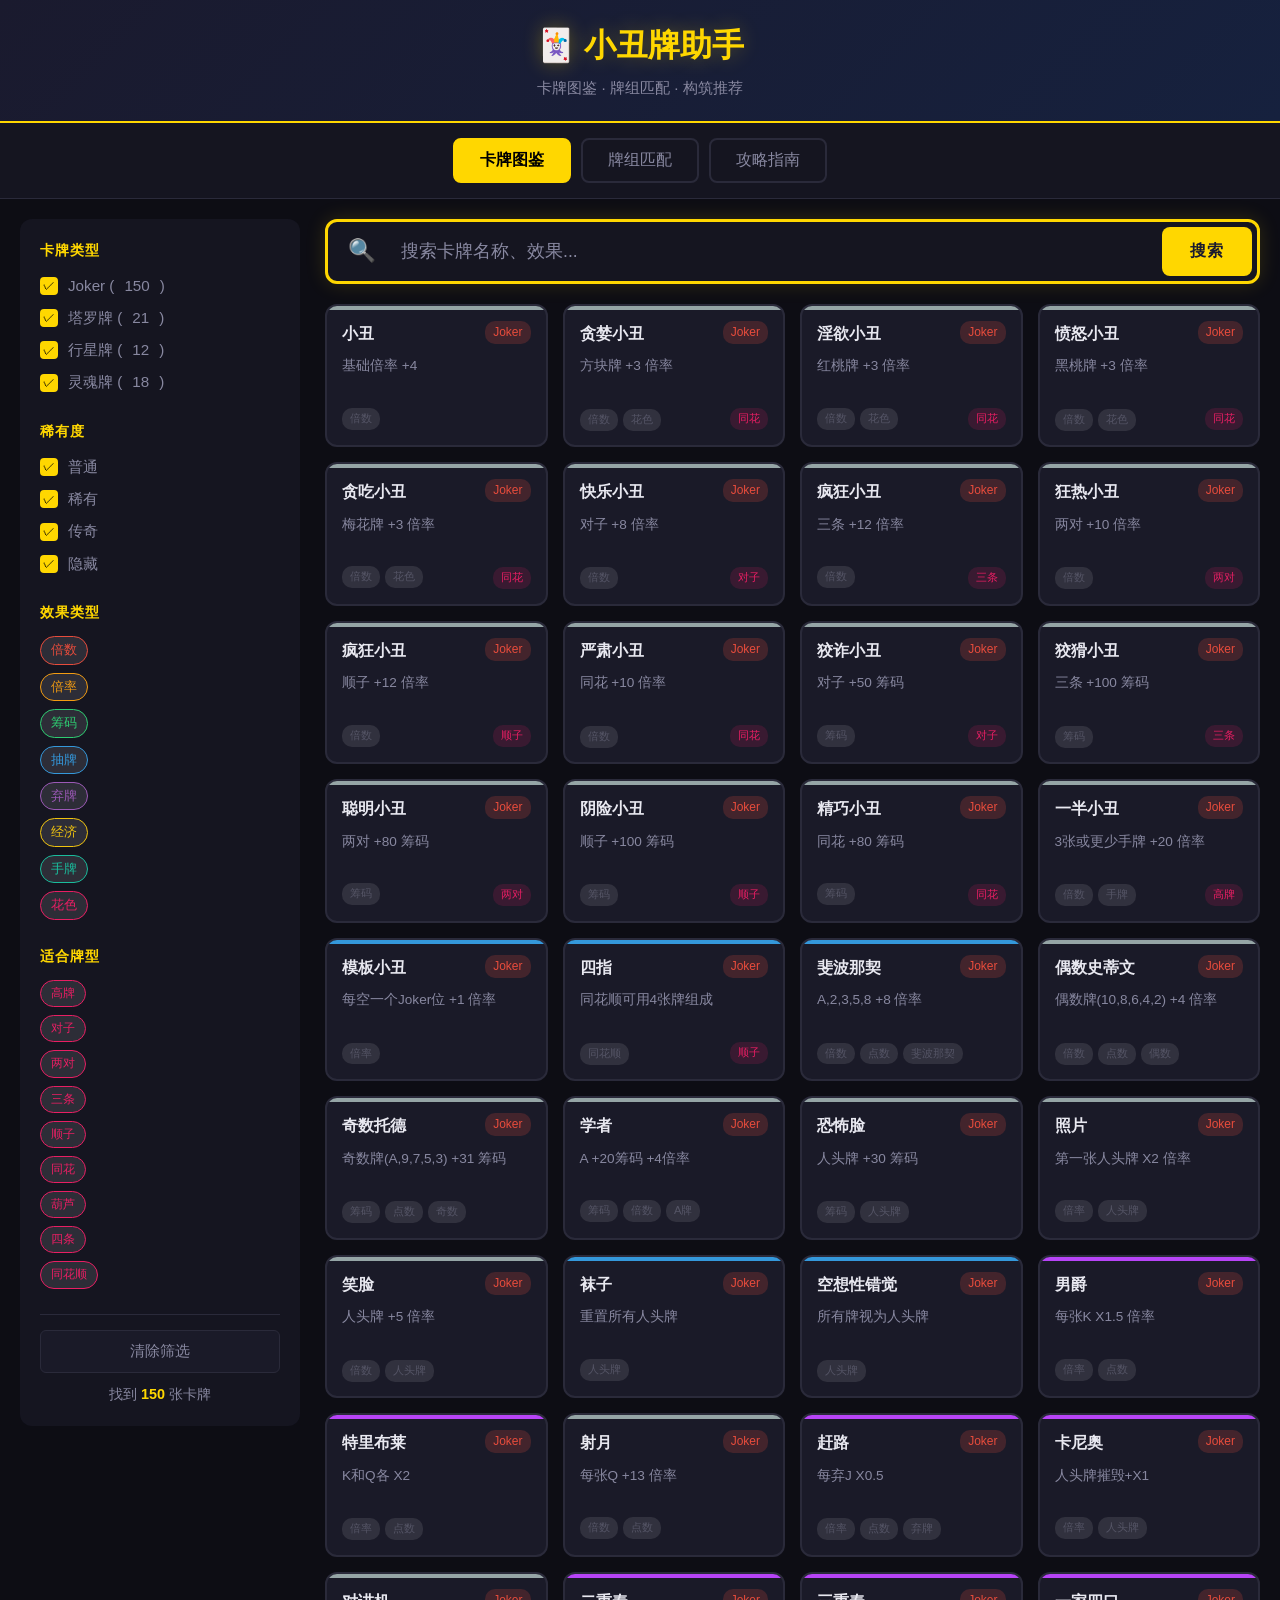
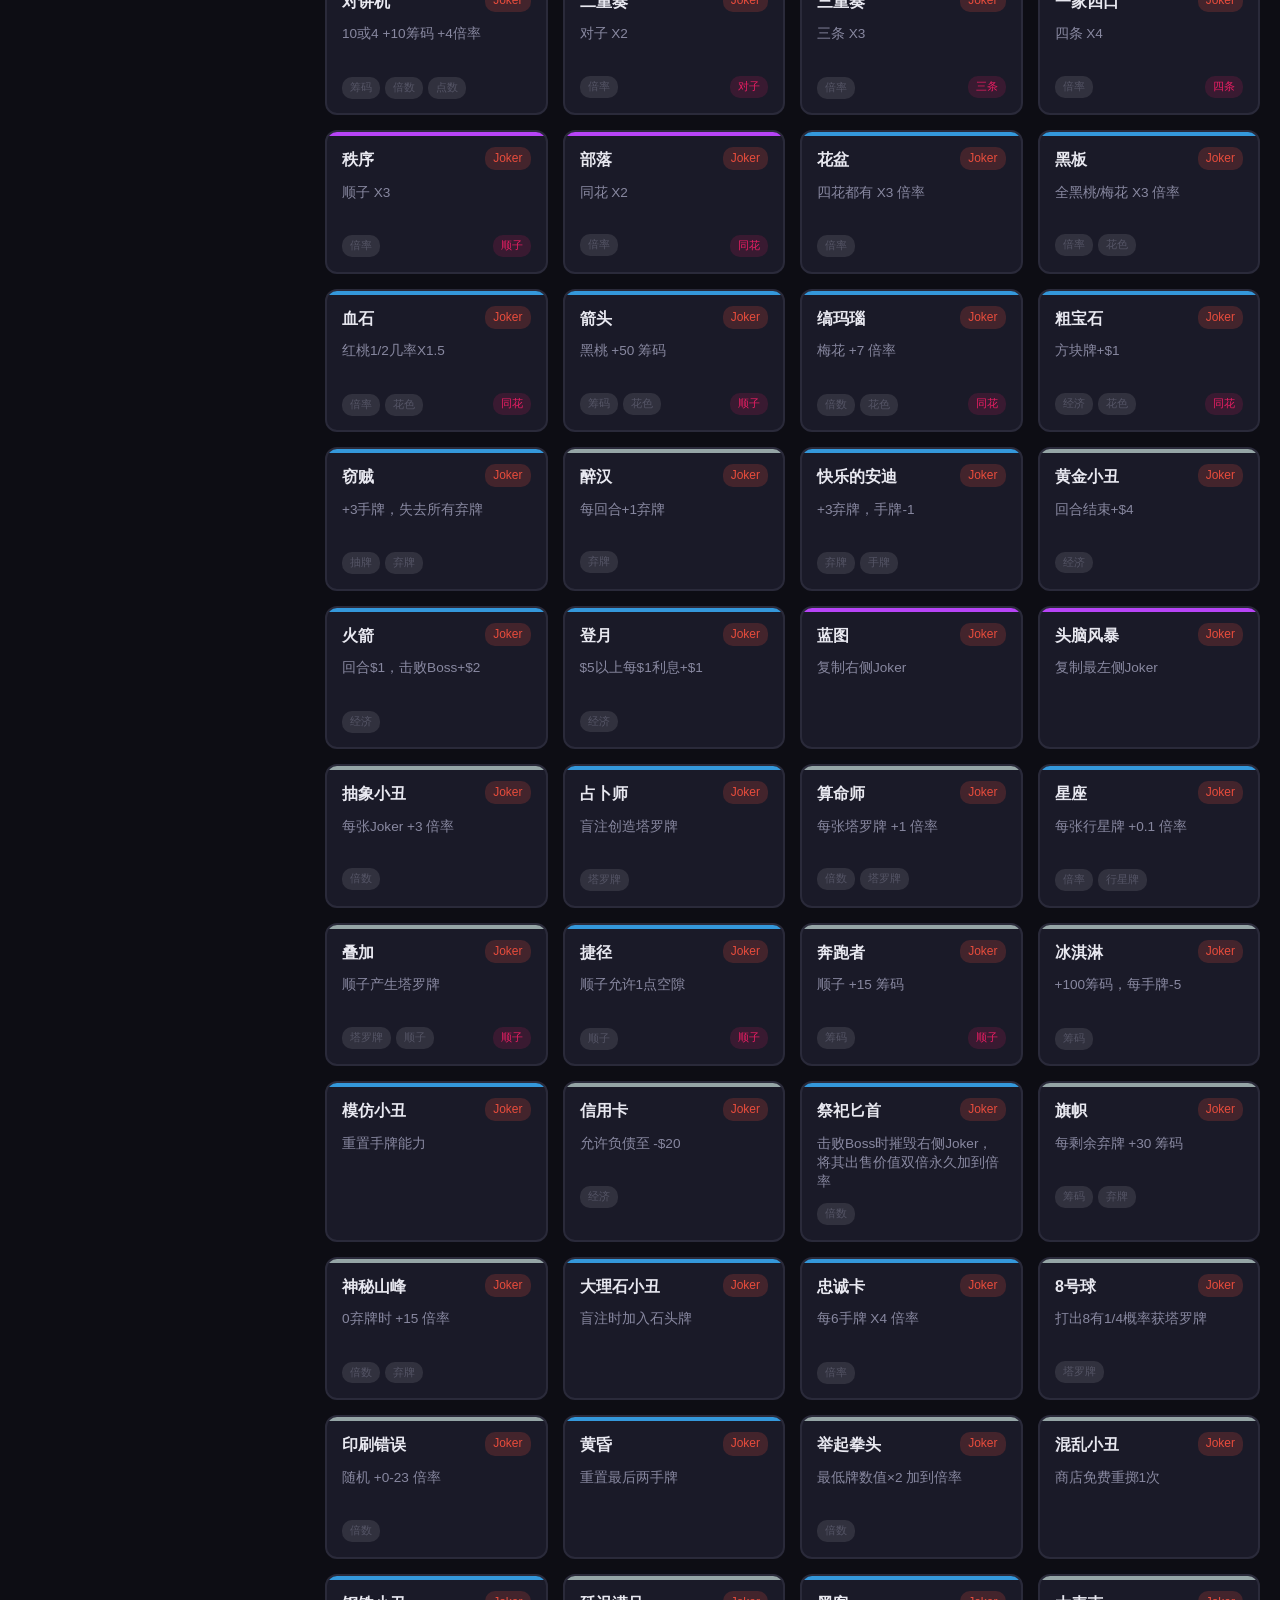
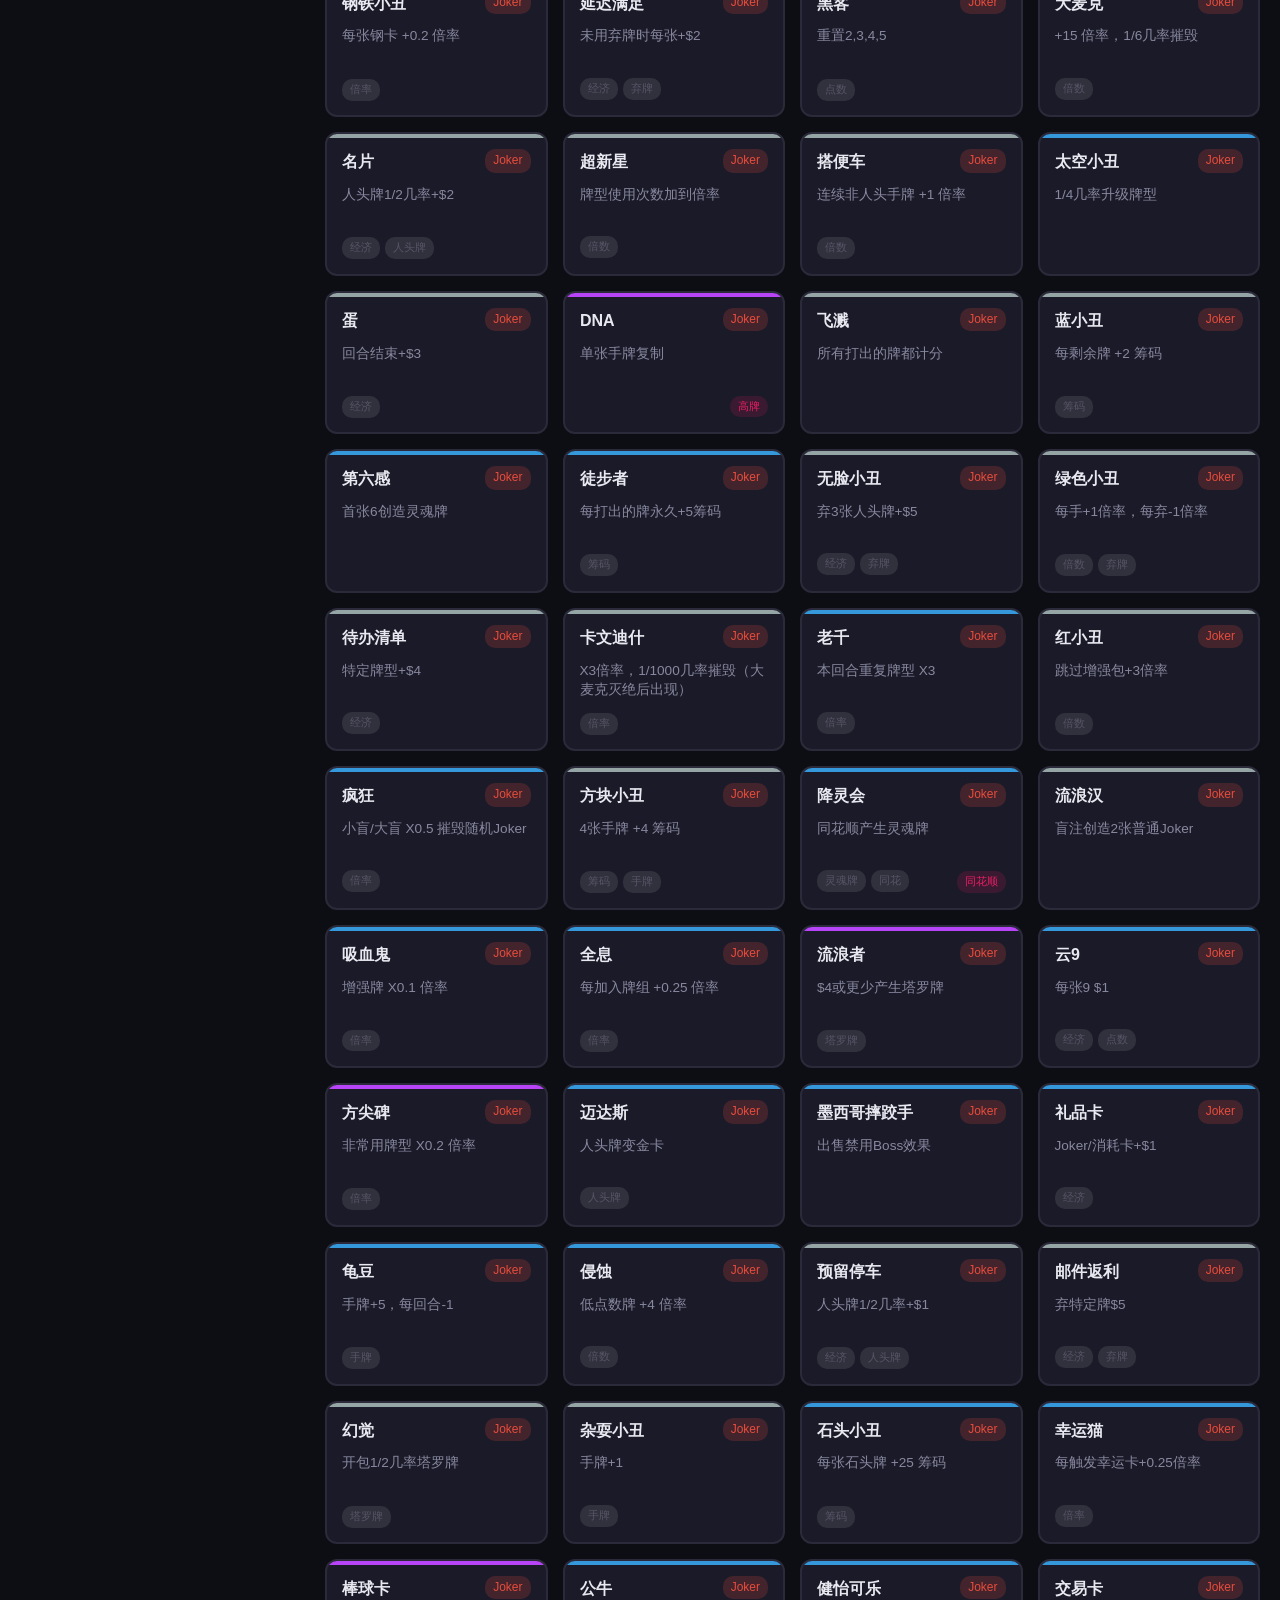
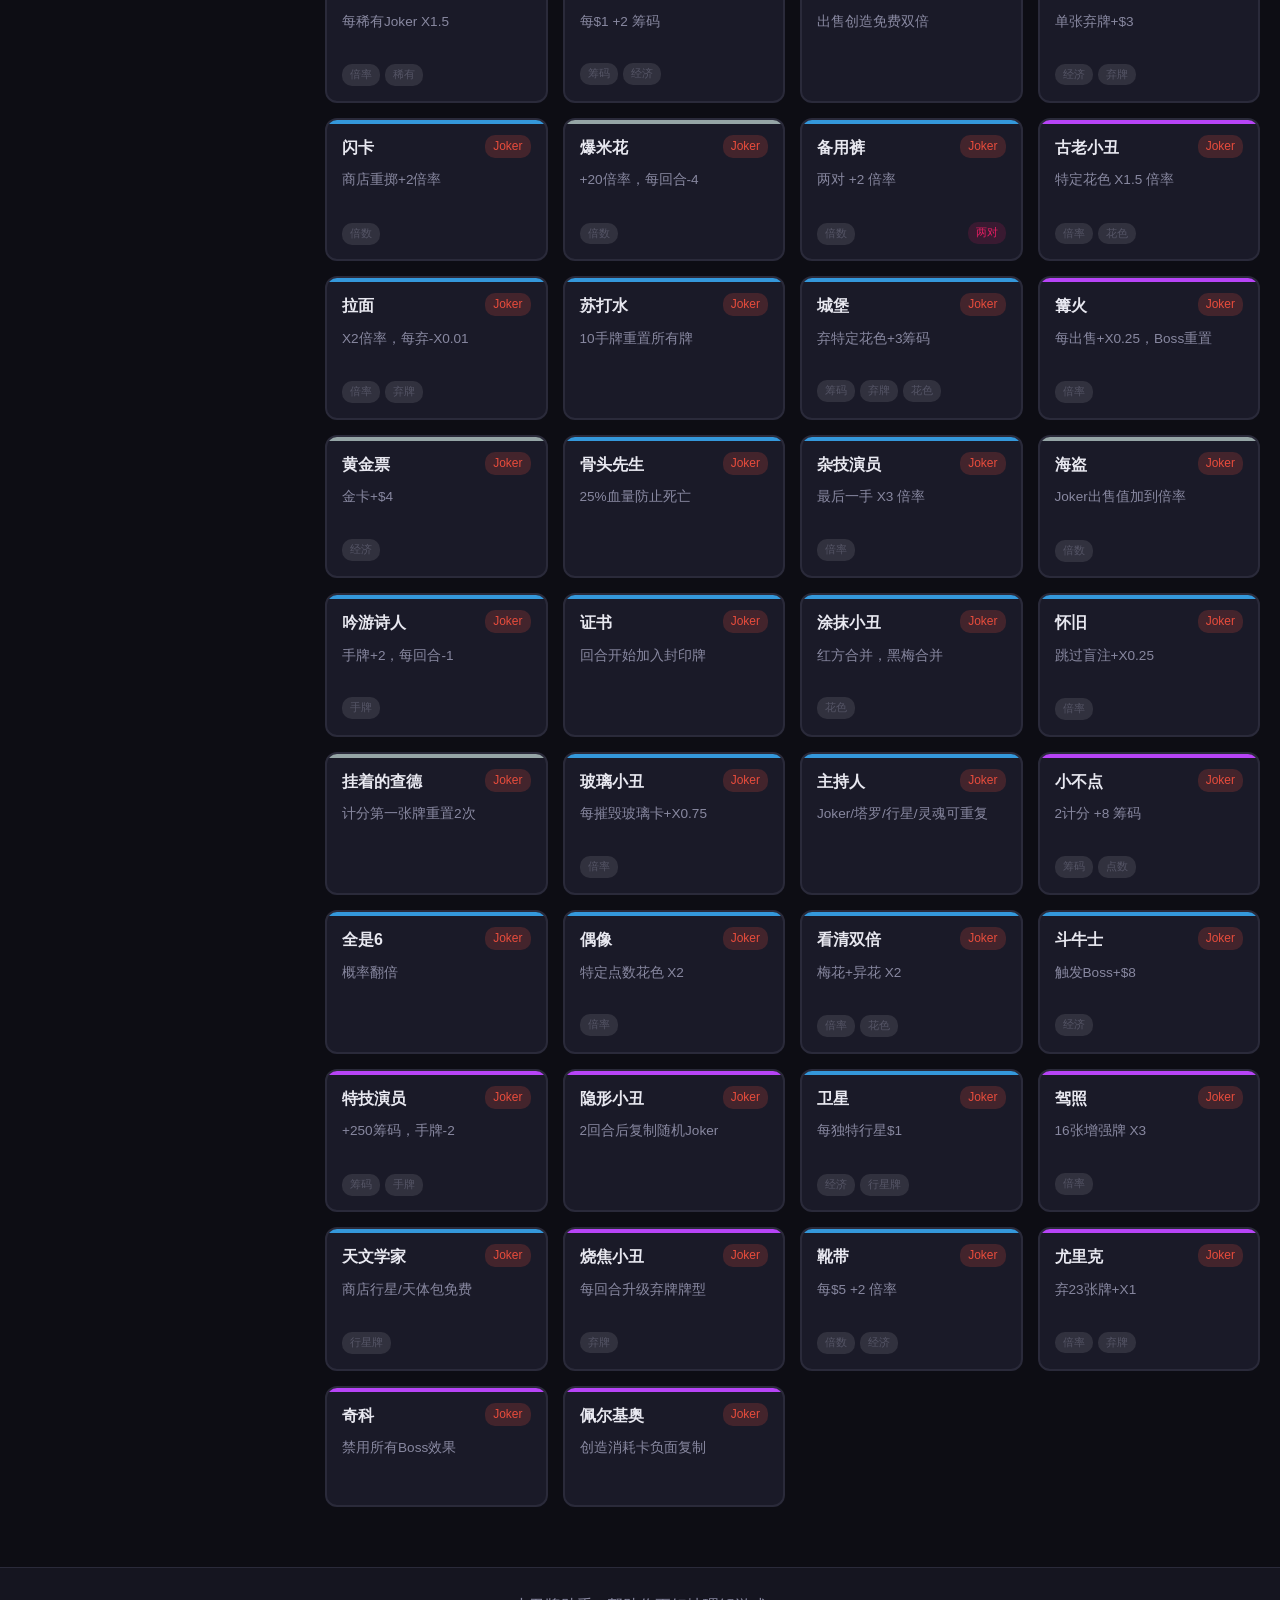
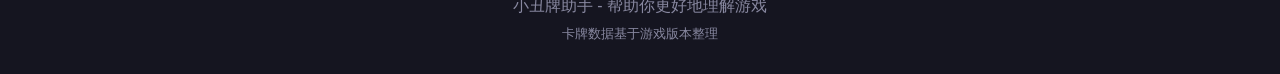
<file: Balatro-Guide/index.html>
<!DOCTYPE html>
<html lang="zh-CN">
<head>
    <meta charset="UTF-8">
    <meta name="viewport" content="width=device-width, initial-scale=1.0">
    <title>小丑牌助手 - 卡牌图鉴与构筑推荐</title>
    <link rel="stylesheet" href="styles.css">
</head>
<body>
    <!-- Header -->
    <header class="header">
        <div class="header-content">
            <h1 class="logo">🃏 小丑牌助手</h1>
            <p class="subtitle">卡牌图鉴 · 牌组匹配 · 构筑推荐</p>
        </div>
    </header>

    <!-- Tab 导航 -->
    <nav class="tabs">
        <button class="tab active" data-tab="gallery">卡牌图鉴</button>
        <button class="tab" data-tab="matcher">牌组匹配</button>
        <button class="tab" data-tab="guide">攻略指南</button>
    </nav>

    <!-- 主内容区 -->
    <main class="main">
        <!-- 卡牌图鉴页面 -->
        <section class="tab-content active" id="gallery">
            <div class="layout">
                <!-- 左侧筛选面板 -->
                <aside class="sidebar">
                    <div class="filter-section">
                        <h3>卡牌类型</h3>
                        <div class="filter-group">
                            <label class="checkbox-label">
                                <input type="checkbox" value="joker" checked>
                                <span class="checkmark"></span>
                                Joker (<span id="count-joker">0</span>)
                            </label>
                            <label class="checkbox-label">
                                <input type="checkbox" value="tarot" checked>
                                <span class="checkmark"></span>
                                塔罗牌 (<span id="count-tarot">0</span>)
                            </label>
                            <label class="checkbox-label">
                                <input type="checkbox" value="planet" checked>
                                <span class="checkmark"></span>
                                行星牌 (<span id="count-planet">0</span>)
                            </label>
                            <label class="checkbox-label">
                                <input type="checkbox" value="spectral" checked>
                                <span class="checkmark"></span>
                                灵魂牌 (<span id="count-spectral">0</span>)
                            </label>
                        </div>
                    </div>

                    <div class="filter-section">
                        <h3>稀有度</h3>
                        <div class="filter-group">
                            <label class="checkbox-label">
                                <input type="checkbox" value="common" checked>
                                <span class="checkmark rarity-common"></span>
                                普通
                            </label>
                            <label class="checkbox-label">
                                <input type="checkbox" value="rare" checked>
                                <span class="checkmark rarity-rare"></span>
                                稀有
                            </label>
                            <label class="checkbox-label">
                                <input type="checkbox" value="legendary" checked>
                                <span class="checkmark rarity-legendary"></span>
                                传奇
                            </label>
                            <label class="checkbox-label">
                                <input type="checkbox" value="secret" checked>
                                <span class="checkmark rarity-secret"></span>
                                隐藏
                            </label>
                        </div>
                    </div>

                    <div class="filter-section">
                        <h3>效果类型</h3>
                        <div class="filter-group tags-filter">
                            <label class="checkbox-label">
                                <input type="checkbox" value="mult">
                                <span class="tag-chip" style="--tag-color: #e74c3c">倍数</span>
                            </label>
                            <label class="checkbox-label">
                                <input type="checkbox" value="xmult">
                                <span class="tag-chip" style="--tag-color: #f39c12">倍率</span>
                            </label>
                            <label class="checkbox-label">
                                <input type="checkbox" value="chips">
                                <span class="tag-chip" style="--tag-color: #2ecc71">筹码</span>
                            </label>
                            <label class="checkbox-label">
                                <input type="checkbox" value="draw">
                                <span class="tag-chip" style="--tag-color: #3498db">抽牌</span>
                            </label>
                            <label class="checkbox-label">
                                <input type="checkbox" value="discard">
                                <span class="tag-chip" style="--tag-color: #9b59b6">弃牌</span>
                            </label>
                            <label class="checkbox-label">
                                <input type="checkbox" value="economy">
                                <span class="tag-chip" style="--tag-color: #f1c40f">经济</span>
                            </label>
                            <label class="checkbox-label">
                                <input type="checkbox" value="hand_size">
                                <span class="tag-chip" style="--tag-color: #1abc9c">手牌</span>
                            </label>
                            <label class="checkbox-label">
                                <input type="checkbox" value="suit">
                                <span class="tag-chip" style="--tag-color: #e91e63">花色</span>
                            </label>
                        </div>
                    </div>

                    <div class="filter-section">
                        <h3>适合牌型</h3>
                        <div class="filter-group tags-filter">
                            <label class="checkbox-label">
                                <input type="checkbox" value="high_card">
                                <span class="tag-chip hand-tag">高牌</span>
                            </label>
                            <label class="checkbox-label">
                                <input type="checkbox" value="one_pair">
                                <span class="tag-chip hand-tag">对子</span>
                            </label>
                            <label class="checkbox-label">
                                <input type="checkbox" value="two_pair">
                                <span class="tag-chip hand-tag">两对</span>
                            </label>
                            <label class="checkbox-label">
                                <input type="checkbox" value="three_of_a_kind">
                                <span class="tag-chip hand-tag">三条</span>
                            </label>
                            <label class="checkbox-label">
                                <input type="checkbox" value="straight">
                                <span class="tag-chip hand-tag">顺子</span>
                            </label>
                            <label class="checkbox-label">
                                <input type="checkbox" value="flush">
                                <span class="tag-chip hand-tag">同花</span>
                            </label>
                            <label class="checkbox-label">
                                <input type="checkbox" value="full_house">
                                <span class="tag-chip hand-tag">葫芦</span>
                            </label>
                            <label class="checkbox-label">
                                <input type="checkbox" value="four_of_a_kind">
                                <span class="tag-chip hand-tag">四条</span>
                            </label>
                            <label class="checkbox-label">
                                <input type="checkbox" value="straight_flush">
                                <span class="tag-chip hand-tag">同花顺</span>
                            </label>
                        </div>
                    </div>

                    <div class="filter-actions">
                        <button class="btn btn-secondary" id="clear-filters">清除筛选</button>
                        <span class="result-count">找到 <strong id="total-count">0</strong> 张卡牌</span>
                    </div>
                </aside>

                <!-- 右侧卡牌展示区 -->
                <div class="content">
                    <div class="search-container">
                        <span class="search-icon">🔍</span>
                        <input type="text" id="search-input" placeholder="搜索卡牌名称、效果..." class="search-input">
                        <button class="search-btn" id="search-btn">搜索</button>
                    </div>
                    <div class="cards-grid" id="cards-grid">
                        <!-- 卡牌将通过 JS 渲染 -->
                    </div>
                </div>
            </div>
        </section>

        <!-- 牌组匹配页面 -->
        <section class="tab-content" id="matcher">
            <div class="matcher-layout">
                <div class="matcher-panel">
                    <h2>🎯 牌组匹配</h2>
                    <p class="description">选择你已有的卡牌，获取推荐搭配</p>
                    
                    <div class="deck-selector">
                        <h3>我的卡组 (已选 <span id="selected-count">0</span> 张)</h3>
                        <div class="deck-cards" id="selected-cards">
                            <!-- 已选卡牌 -->
                        </div>
                        <button class="btn btn-secondary" id="clear-deck">清空卡组</button>
                    </div>

                    <div class="card-picker">
                        <h3>选择要添加的卡牌</h3>
                        <input type="text" id="picker-search" placeholder="搜索卡牌...">
                        <div class="picker-list" id="picker-list">
                            <!-- 可选卡牌列表 -->
                        </div>
                    </div>
                </div>

                <div class="recommendations-panel">
                    <h2>✨ 推荐搭配</h2>
                    <div class="match-controls">
                        <label>
                            <input type="checkbox" id="prefer-chips" checked>
                            偏好筹码加成
                        </label>
                        <label>
                            <input type="checkbox" id="prefer-mult" checked>
                            偏好倍数加成
                        </label>
                    </div>
                    <div class="recommendations" id="recommendations">
                        <p class="empty-state">选择卡牌后，系统将为你推荐最佳搭配</p>
                    </div>
                </div>
            </div>
        </section>

        <!-- 攻略指南页面 -->
        <section class="tab-content" id="guide">
            <div class="guide-content">
                <h2>📖 新手攻略</h2>
                
                <div class="guide-section">
                    <h3>🎯 基础概念</h3>
                    <div class="guide-card">
                        <h4>筹码 × 倍率 = 得分</h4>
                        <p>Balatro 的核心公式：基础筹码 × 倍率 = 最终得分</p>
                        <ul>
                            <li><strong>筹码(Chips)</strong>: 基础分数来源</li>
                            <li><strong>倍数(Mult)</strong>: 基础乘数</li>
                            <li><strong>倍率(XMult)</strong>: 更强力的乘数</li>
                        </ul>
                    </div>
                </div>

                <div class="guide-section">
                    <h3>💡 构筑思路</h3>
                    <div class="guide-grid" id="build-strategies">
                        <!-- 构筑思路通过 JS 渲染 -->
                    </div>
                </div>

                <div class="guide-section">
                    <h3>⭐ 推荐卡牌</h3>
                    <p class="guide-subtitle">按构筑流派分类，点击卡牌可添加到牌组匹配</p>
                    <div class="recommended-tabs" id="recommended-tabs">
                        <!-- 推荐卡牌分类 Tab 通过 JS 渲染 -->
                    </div>
                    <div class="recommended-cards" id="recommended-cards">
                        <!-- 推荐卡牌 -->
                    </div>
                </div>
            </div>
        </section>
    </main>

    <!-- Footer -->
    <footer class="footer">
        <p>小丑牌助手 - 帮助你更好地理解游戏</p>
        <p class="data-source">卡牌数据基于游戏版本整理</p>
    </footer>

    <script src="data.js"></script>
    <script src="app.js"></script>
</body>
</html>
</file>
<file: Balatro-Guide/styles.css>
/* -*- coding: utf-8 -*- */
/**
 * 小丑牌助手 - 样式文件
 * 深色像素风格主题
 */

:root {
    --bg-primary: #0d0d14;
    --bg-secondary: #151520;
    --bg-card: #1a1a28;
    --bg-card-hover: #222233;
    
    --text-primary: #e8e8f0;
    --text-secondary: #8888a0;
    --text-muted: #555566;
    
    --accent-gold: #ffd700;
    --accent-purple: #9b59b6;
    --accent-red: #e74c3c;
    --accent-blue: #3498db;
    --accent-green: #2ecc71;
    --accent-orange: #f39c12;
    
    --rarity-common: #95a5a6;
    --rarity-rare: #3498db;
    --rarity-legendary: #b744f7;
    --rarity-secret: #9b59b6;
    
    --border-color: #2a2a3a;
    --shadow: 0 4px 20px rgba(0, 0, 0, 0.4);
    
    --font-main: 'Segoe UI', 'PingFang SC', 'Microsoft YaHei', sans-serif;
    --font-mono: 'Consolas', 'Monaco', monospace;
}

* {
    margin: 0;
    padding: 0;
    box-sizing: border-box;
}

body {
    font-family: var(--font-main);
    background: var(--bg-primary);
    color: var(--text-primary);
    line-height: 1.6;
    min-height: 100vh;
}

/* Header */
.header {
    background: linear-gradient(135deg, #1a1a2e 0%, #16213e 100%);
    padding: 20px 0;
    border-bottom: 2px solid var(--accent-gold);
}

.header-content {
    max-width: 1200px;
    margin: 0 auto;
    padding: 0 20px;
    text-align: center;
}

.logo {
    font-size: 2rem;
    color: var(--accent-gold);
    text-shadow: 0 0 20px rgba(255, 215, 0, 0.3);
    margin-bottom: 5px;
}

.subtitle {
    color: var(--text-secondary);
    font-size: 0.95rem;
}

/* Tabs */
.tabs {
    background: var(--bg-secondary);
    display: flex;
    justify-content: center;
    gap: 10px;
    padding: 15px 20px;
    position: sticky;
    top: 0;
    z-index: 100;
    border-bottom: 1px solid var(--border-color);
}

.tab {
    background: transparent;
    border: 2px solid var(--border-color);
    color: var(--text-secondary);
    padding: 10px 25px;
    font-size: 1rem;
    cursor: pointer;
    border-radius: 8px;
    transition: all 0.3s ease;
}

.tab:hover {
    border-color: var(--accent-gold);
    color: var(--accent-gold);
}

.tab.active {
    background: var(--accent-gold);
    border-color: var(--accent-gold);
    color: #000;
    font-weight: bold;
}

/* Main Layout */
.main {
    max-width: 1400px;
    margin: 0 auto;
    padding: 20px;
    min-height: calc(100vh - 200px);
}

.tab-content {
    display: none;
}

.tab-content.active {
    display: block;
}

/* Gallery Layout */
.layout {
    display: grid;
    grid-template-columns: 280px 1fr;
    gap: 25px;
}

@media (max-width: 900px) {
    .layout {
        grid-template-columns: 1fr;
    }
}

/* Sidebar */
.sidebar {
    background: var(--bg-secondary);
    border-radius: 12px;
    padding: 20px;
    height: fit-content;
    position: sticky;
    top: 80px;
}

.filter-section {
    margin-bottom: 25px;
}

.filter-section h3 {
    font-size: 0.9rem;
    color: var(--accent-gold);
    margin-bottom: 12px;
    text-transform: uppercase;
    letter-spacing: 1px;
}

.filter-group {
    display: flex;
    flex-direction: column;
    gap: 8px;
}

.checkbox-label {
    display: flex;
    align-items: center;
    gap: 10px;
    cursor: pointer;
    color: var(--text-secondary);
    font-size: 0.95rem;
    transition: color 0.2s;
}

.checkbox-label:hover {
    color: var(--text-primary);
}

.checkbox-label input {
    display: none;
}

.checkmark {
    width: 18px;
    height: 18px;
    border: 2px solid var(--border-color);
    border-radius: 4px;
    display: flex;
    align-items: center;
    justify-content: center;
    transition: all 0.2s;
    position: relative;
}

.checkmark::after {
    content: '✓';
    color: #000;
    font-size: 12px;
    opacity: 0;
    transform: scale(0);
    transition: all 0.2s;
}

.checkbox-label input:checked + .checkmark {
    background: var(--accent-gold);
    border-color: var(--accent-gold);
}

.checkbox-label input:checked + .checkmark::after {
    opacity: 1;
    transform: scale(1);
}

.rarity-common { background: var(--rarity-common); }
.rarity-rare { background: var(--rarity-rare); }
.rarity-legendary { background: var(--rarity-legendary); }
.rarity-secret { background: var(--rarity-secret); }

/* Tag Chips */
.tag-chip {
    padding: 3px 10px;
    border-radius: 15px;
    font-size: 0.8rem;
    background: rgba(255, 255, 255, 0.1);
    border: 1px solid var(--tag-color, #666);
    color: var(--tag-color);
}

.hand-tag {
    --tag-color: #e91e63;
    font-size: 0.75rem;
}

.tags-filter .checkbox-label input:checked + .tag-chip {
    background: var(--tag-color);
    color: #fff;
}

/* Filter Actions */
.filter-actions {
    display: flex;
    flex-direction: column;
    gap: 10px;
    padding-top: 15px;
    border-top: 1px solid var(--border-color);
}

.result-count {
    text-align: center;
    color: var(--text-secondary);
    font-size: 0.9rem;
}

.result-count strong {
    color: var(--accent-gold);
}

/* Buttons */
.btn {
    padding: 10px 20px;
    border: none;
    border-radius: 6px;
    cursor: pointer;
    font-size: 0.95rem;
    transition: all 0.3s ease;
}

.btn-primary {
    background: var(--accent-gold);
    color: #000;
    font-weight: bold;
}

.btn-primary:hover {
    background: #ffed4a;
    transform: translateY(-2px);
}

.btn-secondary {
    background: var(--bg-card);
    color: var(--text-secondary);
    border: 1px solid var(--border-color);
}

.btn-secondary:hover {
    background: var(--bg-card-hover);
    color: var(--text-primary);
}

/* Search Bar - 增强版 */
.search-container {
    display: flex;
    align-items: center;
    margin-bottom: 20px;
    background: var(--bg-secondary);
    border: 3px solid var(--accent-gold);
    border-radius: 12px;
    padding: 5px;
    box-shadow: 0 0 20px rgba(255, 215, 0, 0.15);
}

.search-icon {
    font-size: 1.4rem;
    padding-left: 15px;
    padding-right: 10px;
}

.search-input {
    flex: 1;
    padding: 14px 15px;
    background: transparent;
    border: none;
    color: var(--text-primary);
    font-size: 1.1rem;
}

.search-input:focus {
    outline: none;
}

.search-input::placeholder {
    color: var(--text-secondary);
}

.search-btn {
    padding: 14px 28px;
    background: var(--accent-gold);
    color: #1a1a2e;
    border: none;
    border-radius: 8px;
    font-size: 1rem;
    font-weight: bold;
    cursor: pointer;
    transition: all 0.2s;
    text-transform: uppercase;
    letter-spacing: 1px;
}

.search-btn:hover {
    background: #ffed4a;
    transform: scale(1.02);
    box-shadow: 0 4px 15px rgba(255, 215, 0, 0.4);
}

/* Cards Grid */
.cards-grid {
    display: grid;
    grid-template-columns: repeat(auto-fill, minmax(220px, 1fr));
    gap: 15px;
}

/* Card Component */
.card {
    background: var(--bg-card);
    border-radius: 12px;
    padding: 15px;
    border: 2px solid var(--border-color);
    transition: all 0.3s ease;
    cursor: pointer;
    position: relative;
    overflow: hidden;
}

.card:hover {
    transform: translateY(-5px);
    box-shadow: var(--shadow);
    border-color: var(--accent-gold);
}

.card::before {
    content: '';
    position: absolute;
    top: 0;
    left: 0;
    right: 0;
    height: 4px;
}

.card.rarity-common::before { background: var(--rarity-common); }
.card.rarity-rare::before { background: var(--rarity-rare); }
.card.rarity-legendary::before { background: var(--rarity-legendary); }
.card.rarity-secret::before { background: var(--rarity-secret); }

.card-header {
    display: flex;
    justify-content: space-between;
    align-items: flex-start;
    margin-bottom: 10px;
}

.card-name {
    font-size: 1rem;
    font-weight: bold;
    color: var(--text-primary);
}

.card-type {
    font-size: 0.75rem;
    padding: 2px 8px;
    border-radius: 10px;
    background: var(--bg-secondary);
    color: var(--text-secondary);
}

.card-type.joker { background: rgba(231, 76, 60, 0.2); color: var(--accent-red); }
.card-type.tarot { background: rgba(155, 89, 182, 0.2); color: var(--accent-purple); }
.card-type.planet { background: rgba(52, 152, 219, 0.2); color: var(--accent-blue); }
.card-type.spectral { background: rgba(44, 62, 80, 0.5); color: #7f8c8d; }

.card-description {
    font-size: 0.85rem;
    color: var(--text-secondary);
    margin-bottom: 12px;
    min-height: 40px;
    line-height: 1.4;
}

.card-tags {
    display: flex;
    flex-wrap: wrap;
    gap: 5px;
}

.card-tag {
    font-size: 0.7rem;
    padding: 2px 8px;
    border-radius: 10px;
    background: rgba(255, 255, 255, 0.1);
    color: var(--text-muted);
}

.card-hand {
    font-size: 0.7rem;
    padding: 2px 8px;
    border-radius: 10px;
    background: rgba(233, 30, 99, 0.15);
    color: #e91e63;
    margin-left: auto;
}

/* Matcher Page */
.matcher-layout {
    display: grid;
    grid-template-columns: 1fr 1fr;
    gap: 30px;
}

@media (max-width: 1000px) {
    .matcher-layout {
        grid-template-columns: 1fr;
    }
}

.matcher-panel, .recommendations-panel {
    background: var(--bg-secondary);
    border-radius: 12px;
    padding: 25px;
}

.matcher-panel h2, .recommendations-panel h2 {
    color: var(--accent-gold);
    margin-bottom: 10px;
}

.description {
    color: var(--text-secondary);
    margin-bottom: 25px;
}

.deck-selector {
    margin-bottom: 25px;
}

.deck-selector h3 {
    font-size: 1rem;
    margin-bottom: 15px;
    color: var(--text-primary);
}

.deck-cards {
    display: flex;
    flex-wrap: wrap;
    gap: 8px;
    min-height: 60px;
    padding: 15px;
    background: var(--bg-card);
    border-radius: 8px;
    margin-bottom: 10px;
}

.mini-card {
    display: inline-flex;
    align-items: center;
    gap: 5px;
    padding: 5px 10px;
    background: var(--bg-secondary);
    border-radius: 6px;
    font-size: 0.8rem;
    border: 1px solid var(--border-color);
}

.mini-card .remove {
    cursor: pointer;
    color: var(--accent-red);
    font-weight: bold;
}

/* 已选卡牌详情样式 */
.selected-card {
    background: var(--bg-secondary);
    border-radius: 8px;
    padding: 12px;
    border: 1px solid var(--border-color);
    margin-bottom: 8px;
}

.selected-card-header {
    display: flex;
    align-items: center;
    gap: 8px;
    margin-bottom: 6px;
}

.selected-card-name {
    font-weight: bold;
    color: var(--text-primary);
    flex: 1;
}

.selected-card-rarity {
    font-size: 0.75rem;
    padding: 2px 8px;
    border-radius: 10px;
    background: var(--accent-gold);
    color: #1a1a2e;
    font-weight: bold;
}

.selected-card .remove {
    cursor: pointer;
    color: var(--accent-red);
    font-size: 1.2rem;
    font-weight: bold;
    padding: 0 5px;
}

.selected-card-desc {
    font-size: 0.85rem;
    color: var(--text-secondary);
    line-height: 1.4;
}

.card-picker h3 {
    font-size: 1rem;
    margin-bottom: 15px;
    color: var(--text-primary);
}

.card-picker input {
    width: 100%;
    padding: 10px 15px;
    background: var(--bg-card);
    border: 1px solid var(--border-color);
    border-radius: 6px;
    color: var(--text-primary);
    margin-bottom: 15px;
}

.picker-list {
    max-height: 400px;
    overflow-y: auto;
    display: flex;
    flex-direction: column;
    gap: 8px;
}

.picker-item {
    display: flex;
    flex-direction: column;
    gap: 6px;
    padding: 12px;
    background: var(--bg-card);
    border-radius: 8px;
    cursor: pointer;
    transition: all 0.2s;
    border: 1px solid var(--border-color);
}

.picker-item:hover {
    background: var(--bg-card-hover);
    border-color: var(--accent-gold);
}

.picker-item-header {
    display: flex;
    align-items: center;
    gap: 10px;
}

.picker-item input {
    width: 18px;
    height: 18px;
}

.picker-item .name {
    flex: 1;
    font-size: 0.95rem;
    font-weight: bold;
    color: var(--text-primary);
}

.picker-item .type {
    font-size: 0.75rem;
    padding: 2px 8px;
    border-radius: 10px;
    background: var(--accent-gold);
    color: #1a1a2e;
    font-weight: bold;
}

.picker-item-desc {
    font-size: 0.8rem;
    color: var(--text-secondary);
    padding-left: 28px;
    line-height: 1.3;
}

/* Match Controls */
.match-controls {
    display: flex;
    gap: 20px;
    margin-bottom: 20px;
}

.match-controls label {
    display: flex;
    align-items: center;
    gap: 8px;
    color: var(--text-secondary);
    cursor: pointer;
}

.match-controls input {
    width: 16px;
    height: 16px;
}

/* Recommendations */
.recommendations {
    display: flex;
    flex-direction: column;
    gap: 15px;
}

.empty-state {
    text-align: center;
    color: var(--text-muted);
    padding: 40px;
}

.recommendation-card {
    background: var(--bg-card);
    border-radius: 10px;
    padding: 15px;
    border-left: 4px solid var(--accent-gold);
}

.recommendation-card .rec-header {
    display: flex;
    justify-content: space-between;
    align-items: center;
    margin-bottom: 10px;
}

.rec-name {
    font-weight: bold;
    color: var(--text-primary);
}

.rec-score {
    font-size: 0.85rem;
    padding: 3px 10px;
    border-radius: 15px;
    background: rgba(255, 215, 0, 0.2);
    color: var(--accent-gold);
}

.rec-score.high { background: rgba(46, 204, 113, 0.2); color: var(--accent-green); }
.rec-score.medium { background: rgba(255, 215, 0, 0.2); color: var(--accent-gold); }
.rec-score.low { background: rgba(149, 165, 166, 0.2); color: var(--rarity-common); }

.rec-reason {
    font-size: 0.85rem;
    color: var(--text-secondary);
    line-height: 1.5;
}

.rec-desc {
    font-size: 0.9rem;
    color: var(--text-primary);
    font-weight: 500;
    margin: 8px 0;
    padding: 6px 10px;
    background: var(--bg-secondary);
    border-radius: 6px;
    border-left: 3px solid var(--accent-gold);
}

.rec-synergy {
    font-size: 0.8rem;
    color: var(--accent-gold);
    margin-top: 8px;
    padding: 5px 10px;
    background: rgba(255, 215, 0, 0.1);
    border-radius: 4px;
    border-left: 3px solid var(--accent-gold);
}

.rec-tags {
    display: flex;
    gap: 5px;
    margin-top: 10px;
}

/* Guide Page */
.guide-content {
    max-width: 900px;
    margin: 0 auto;
}

.guide-content h2 {
    color: var(--accent-gold);
    margin-bottom: 30px;
    text-align: center;
}

.guide-section {
    margin-bottom: 40px;
}

.guide-section h3 {
    color: var(--accent-blue);
    margin-bottom: 20px;
    font-size: 1.3rem;
}

.guide-card {
    background: var(--bg-secondary);
    border-radius: 12px;
    padding: 20px;
    margin-bottom: 15px;
}

.guide-card h4 {
    color: var(--accent-gold);
    margin-bottom: 10px;
}

.guide-card ul {
    margin-left: 20px;
    margin-top: 10px;
}

.guide-card li {
    margin-bottom: 5px;
    color: var(--text-secondary);
}

.example {
    font-size: 0.85rem;
    color: var(--accent-green);
    margin-top: 10px;
    font-style: italic;
}

.guide-grid {
    display: grid;
    grid-template-columns: repeat(auto-fit, minmax(200px, 1fr));
    gap: 15px;
}

.recommended-cards {
    display: grid;
    grid-template-columns: repeat(auto-fill, minmax(200px, 1fr));
    gap: 15px;
}

/* Footer */
.footer {
    background: var(--bg-secondary);
    text-align: center;
    padding: 25px;
    margin-top: 40px;
    border-top: 1px solid var(--border-color);
}

.footer p {
    color: var(--text-secondary);
    margin-bottom: 5px;
}

.data-source {
    font-size: 0.8rem;
    color: var(--text-muted);
}

/* Scrollbar */
::-webkit-scrollbar {
    width: 8px;
}

::-webkit-scrollbar-track {
    background: var(--bg-secondary);
}

::-webkit-scrollbar-thumb {
    background: var(--border-color);
    border-radius: 4px;
}

::-webkit-scrollbar-thumb:hover {
    background: var(--text-muted);
}

/* Animation */
@keyframes fadeIn {
    from { opacity: 0; transform: translateY(10px); }
    to { opacity: 1; transform: translateY(0); }
}

.card {
    animation: fadeIn 0.3s ease forwards;
}

/* ============ 构筑思路卡片 ============ */
.strategy-card {
    border: 2px solid var(--border-color);
    transition: all 0.3s ease;
    position: relative;
}

.strategy-card:hover {
    border-color: var(--accent-gold);
    transform: translateY(-3px);
    box-shadow: 0 6px 25px rgba(255, 215, 0, 0.15);
}

.strategy-header {
    display: flex;
    justify-content: space-between;
    align-items: center;
    margin-bottom: 8px;
}

.strategy-header h4 {
    font-size: 1.1rem;
}

.strategy-difficulty {
    font-size: 0.75rem;
    padding: 3px 10px;
    border-radius: 12px;
    background: rgba(255, 215, 0, 0.15);
    color: var(--accent-gold);
    white-space: nowrap;
}

.strategy-detail {
    font-size: 0.85rem;
    color: var(--text-secondary);
    margin: 10px 0;
    padding: 10px;
    background: var(--bg-card);
    border-radius: 8px;
    border-left: 3px solid var(--accent-blue);
    line-height: 1.5;
}

.strategy-core {
    font-size: 0.85rem;
    color: var(--text-primary);
    margin: 10px 0;
    display: flex;
    flex-wrap: wrap;
    gap: 4px;
    align-items: baseline;
}

.core-label {
    color: var(--accent-green);
    font-weight: bold;
    white-space: nowrap;
}

.core-cards {
    color: var(--accent-gold);
    font-weight: 500;
}

.strategy-tip {
    font-size: 0.8rem;
    color: var(--accent-orange);
    margin: 10px 0;
    padding: 8px 12px;
    background: rgba(243, 156, 18, 0.08);
    border-radius: 6px;
    line-height: 1.4;
}

.btn-small {
    padding: 6px 14px;
    font-size: 0.85rem;
    border-radius: 6px;
}

.btn-try {
    background: var(--accent-gold);
    color: #1a1a2e;
    font-weight: bold;
    border: none;
    cursor: pointer;
    transition: all 0.2s;
    margin-top: 8px;
}

.btn-try:hover {
    background: #ffed4a;
    transform: translateY(-1px);
    box-shadow: 0 3px 10px rgba(255, 215, 0, 0.3);
}

/* ============ 推荐卡牌分类 Tab ============ */
.guide-subtitle {
    color: var(--text-secondary);
    font-size: 0.9rem;
    margin-bottom: 15px;
}

.recommended-tabs {
    display: flex;
    flex-wrap: wrap;
    gap: 8px;
    margin-bottom: 20px;
}

.rec-tab {
    padding: 8px 16px;
    background: var(--bg-card);
    border: 2px solid var(--border-color);
    border-radius: 8px;
    color: var(--text-secondary);
    font-size: 0.9rem;
    cursor: pointer;
    transition: all 0.2s;
}

.rec-tab:hover {
    border-color: var(--accent-gold);
    color: var(--accent-gold);
}

.rec-tab.active {
    background: var(--accent-gold);
    border-color: var(--accent-gold);
    color: #1a1a2e;
    font-weight: bold;
}

/* ============ 匹配构筑方向 ============ */
.matched-builds {
    margin-bottom: 25px;
}

.matched-title {
    color: var(--accent-gold);
    font-size: 1.1rem;
    margin-bottom: 12px;
}

.rec-title {
    color: var(--accent-gold);
    font-size: 1.1rem;
    margin-bottom: 12px;
    margin-top: 10px;
}

.matched-build {
    background: var(--bg-card);
    border-radius: 10px;
    padding: 15px;
    margin-bottom: 10px;
    border-left: 4px solid var(--accent-gold);
    transition: all 0.2s;
}

.matched-build.high-match {
    border-left-color: var(--accent-green);
    background: rgba(46, 204, 113, 0.05);
}

.matched-build.mid-match {
    border-left-color: var(--accent-gold);
    background: rgba(255, 215, 0, 0.05);
}

.matched-build.low-match {
    border-left-color: var(--accent-blue);
    background: rgba(52, 152, 219, 0.05);
}

.build-match-header {
    display: flex;
    justify-content: space-between;
    align-items: center;
    margin-bottom: 6px;
}

.build-name {
    font-weight: bold;
    color: var(--text-primary);
    font-size: 1rem;
}

.match-rate {
    font-size: 0.85rem;
    padding: 3px 10px;
    border-radius: 15px;
    font-weight: bold;
}

.high-match .match-rate {
    background: rgba(46, 204, 113, 0.2);
    color: var(--accent-green);
}

.mid-match .match-rate {
    background: rgba(255, 215, 0, 0.2);
    color: var(--accent-gold);
}

.low-match .match-rate {
    background: rgba(52, 152, 219, 0.2);
    color: var(--accent-blue);
}

.build-desc {
    font-size: 0.85rem;
    color: var(--text-secondary);
    margin-bottom: 6px;
}

.missing-cards {
    font-size: 0.8rem;
    color: var(--accent-orange);
    display: block;
    padding: 4px 8px;
    background: rgba(243, 156, 18, 0.08);
    border-radius: 4px;
}

.build-complete {
    font-size: 0.8rem;
    color: var(--accent-green);
    font-weight: bold;
}

.build-tag {
    background: rgba(155, 89, 182, 0.2) !important;
    color: var(--accent-purple) !important;
    font-weight: bold;
}

/* ============ 构筑思路网格优化 ============ */
#build-strategies {
    display: grid;
    grid-template-columns: repeat(auto-fill, minmax(380px, 1fr));
    gap: 15px;
}

@media (max-width: 800px) {
    #build-strategies {
        grid-template-columns: 1fr;
    }
}
</file>
